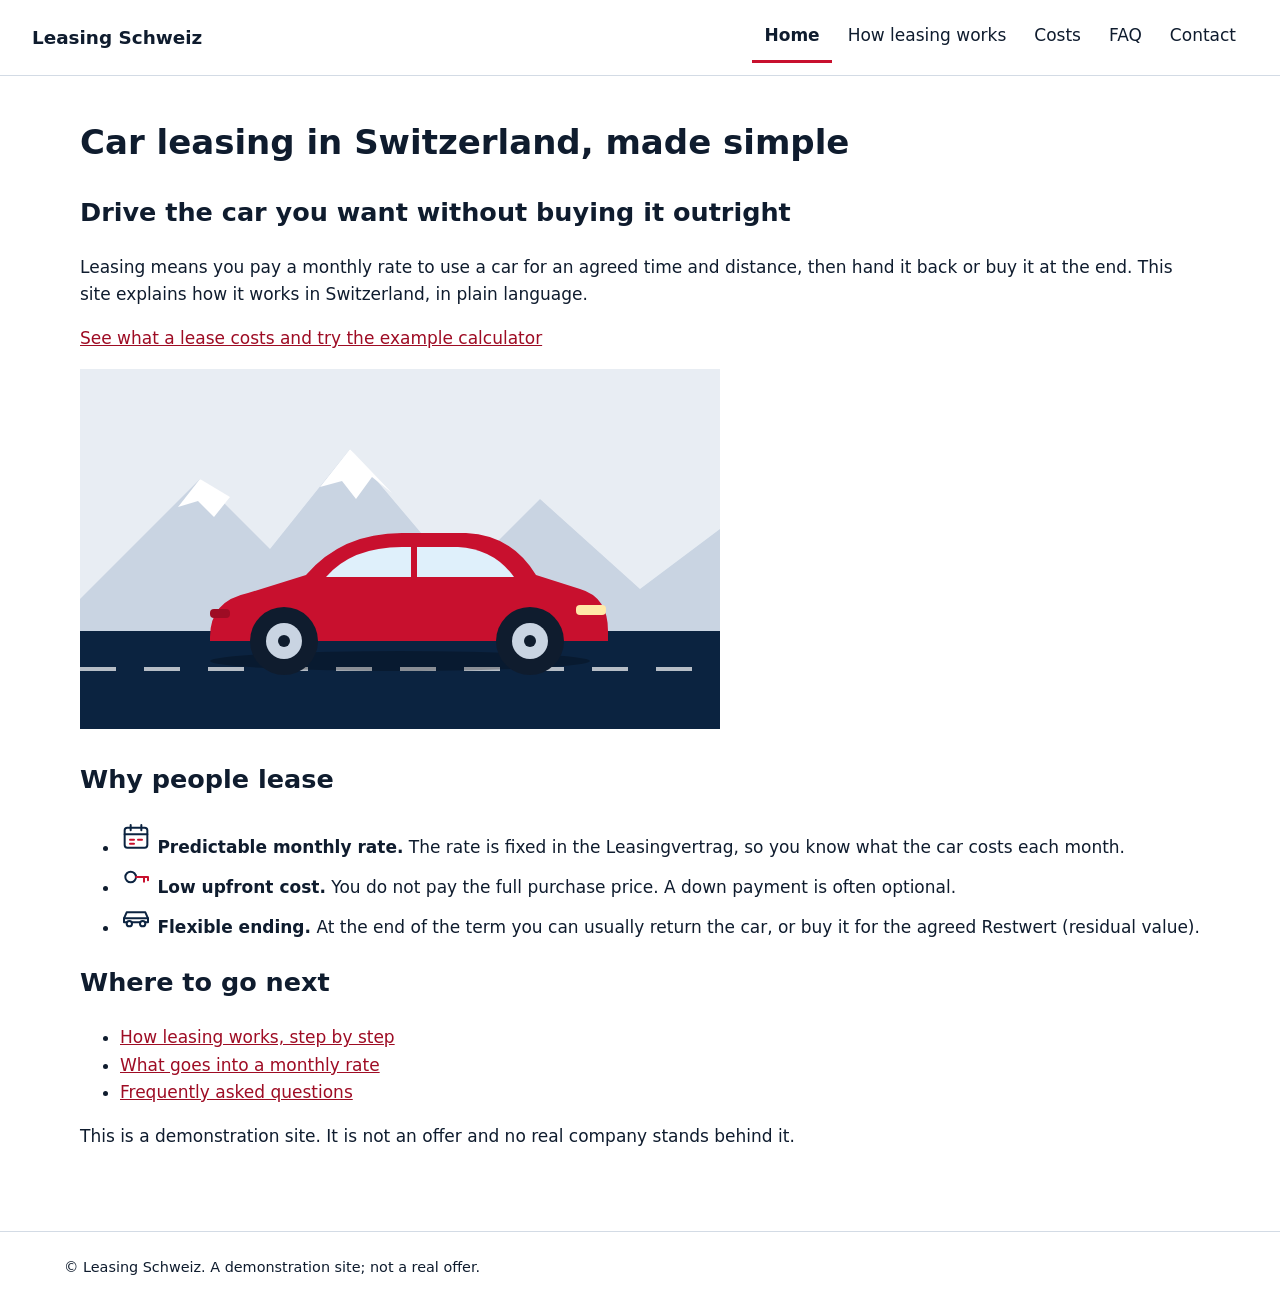
<file: index.html>
<!doctype html>
<html lang="en">
<head>
  <meta charset="utf-8">
  <meta name="viewport" content="width=device-width, initial-scale=1">
  <title>Home | Leasing Schweiz</title>
  <meta name="description" content="Simple car leasing in Switzerland.">
  <link rel="stylesheet" href="css/tokens.css">
  <link rel="stylesheet" href="css/layout.css">
  <link rel="stylesheet" href="css/site.css">
</head>
<body>
  <a class="skip-link" href="#main">Skip to content</a>
  <header class="site-header">
    <a class="brand" href="index.html">Leasing Schweiz</a>
    <button class="nav-toggle" aria-expanded="false" aria-controls="site-nav">Menu</button>
    <nav id="site-nav" aria-label="Main"><ul><li><a href="index.html" aria-current="page">Home</a></li><li><a href="pages/how-leasing-works.html">How leasing works</a></li><li><a href="pages/costs.html">Costs</a></li><li><a href="pages/faq.html">FAQ</a></li><li><a href="pages/contact.html">Contact</a></li></ul></nav>
  </header>
  <main id="main">
    <h1>Car leasing in Switzerland, made simple</h1>
    <section aria-labelledby="hero-title">
      <h2 id="hero-title">Drive the car you want without buying it outright</h2>
      <p>Leasing means you pay a monthly rate to use a car for an agreed time and distance, then hand it back or buy it at the end. This site explains how it works in Switzerland, in plain language.</p>
      <p><a href="pages/costs.html">See what a lease costs and try the example calculator</a></p>
      <img src="assets/hero-car.svg" alt="Illustration of a car on a mountain road" width="640" height="320">
    </section>
    <section aria-labelledby="benefits-title">
      <h2 id="benefits-title">Why people lease</h2>
      <ul>
        <li><img src="assets/icon-calendar.svg" alt="" width="32" height="32"> <strong>Predictable monthly rate.</strong> The rate is fixed in the Leasingvertrag, so you know what the car costs each month.</li>
        <li><img src="assets/icon-key.svg" alt="" width="32" height="32"> <strong>Low upfront cost.</strong> You do not pay the full purchase price. A down payment is often optional.</li>
        <li><img src="assets/icon-car.svg" alt="" width="32" height="32"> <strong>Flexible ending.</strong> At the end of the term you can usually return the car, or buy it for the agreed Restwert (residual value).</li>
      </ul>
    </section>
    <section aria-labelledby="next-title">
      <h2 id="next-title">Where to go next</h2>
      <ul>
        <li><a href="pages/how-leasing-works.html">How leasing works, step by step</a></li>
        <li><a href="pages/costs.html">What goes into a monthly rate</a></li>
        <li><a href="pages/faq.html">Frequently asked questions</a></li>
      </ul>
      <p>This is a demonstration site. It is not an offer and no real company stands behind it.</p>
    </section>
  </main>
  <footer class="site-footer">
    <p>&copy; Leasing Schweiz. A demonstration site; not a real offer.</p>
  </footer>
  <script src="js/nav.js"></script>
  <script src="js/app.js"></script>
</body>
</html>
</file>
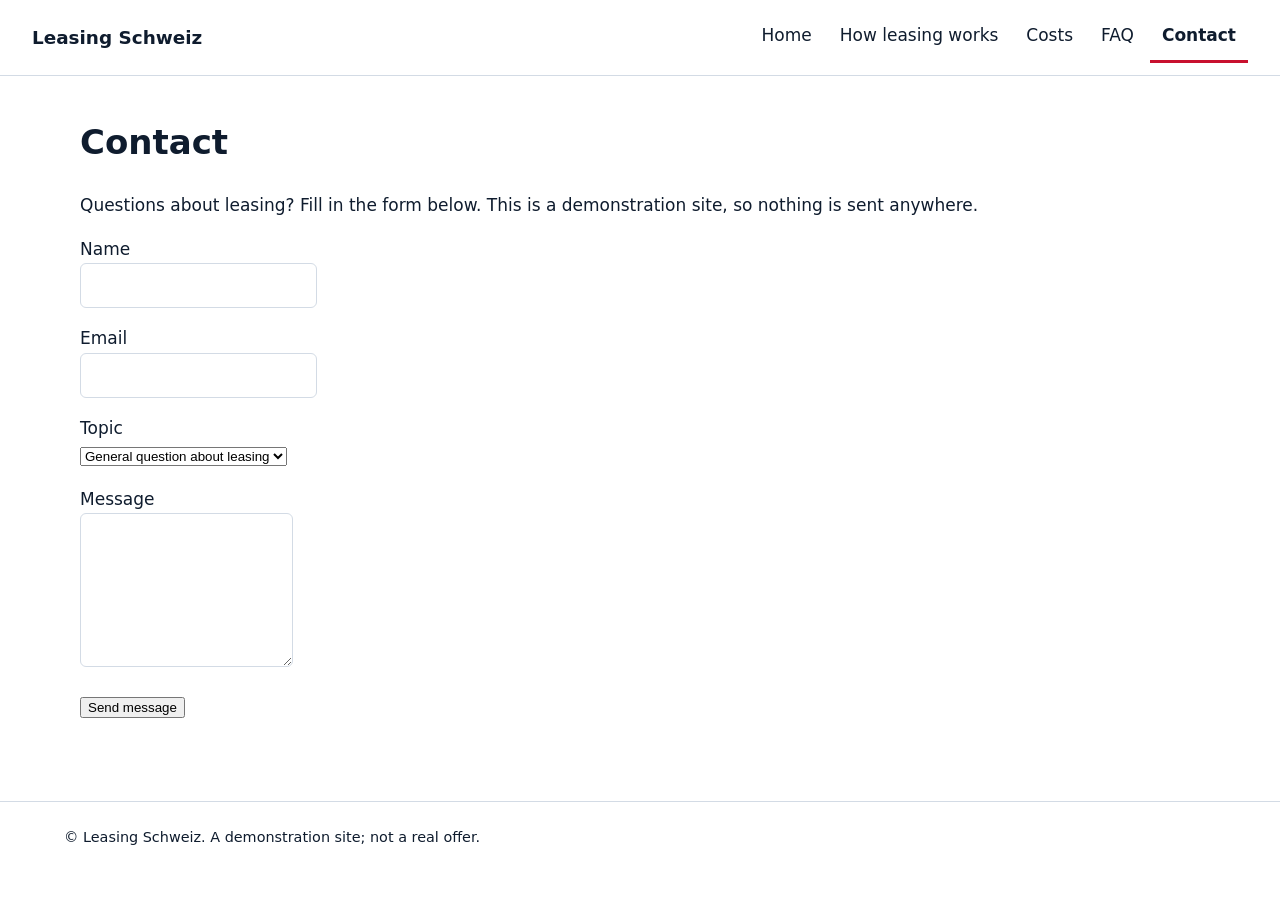
<file: pages/contact.html>
<!doctype html>
<html lang="en">
<head>
  <meta charset="utf-8">
  <meta name="viewport" content="width=device-width, initial-scale=1">
  <title>Contact | Leasing Schweiz</title>
  <meta name="description" content="Simple car leasing in Switzerland.">
  <link rel="stylesheet" href="../css/tokens.css">
  <link rel="stylesheet" href="../css/layout.css">
  <link rel="stylesheet" href="../css/site.css">
</head>
<body>
  <a class="skip-link" href="#main">Skip to content</a>
  <header class="site-header">
    <a class="brand" href="../index.html">Leasing Schweiz</a>
    <button class="nav-toggle" aria-expanded="false" aria-controls="site-nav">Menu</button>
    <nav id="site-nav" aria-label="Main"><ul><li><a href="../index.html">Home</a></li><li><a href="../pages/how-leasing-works.html">How leasing works</a></li><li><a href="../pages/costs.html">Costs</a></li><li><a href="../pages/faq.html">FAQ</a></li><li><a href="../pages/contact.html" aria-current="page">Contact</a></li></ul></nav>
  </header>
  <main id="main">
    <h1>Contact</h1>
    <p>Questions about leasing? Fill in the form below. This is a demonstration site, so nothing is sent anywhere.</p>
    <form id="contact-form" novalidate>
      <p><label for="name">Name</label><br><input id="name" name="name" type="text" autocomplete="name" required aria-describedby="name-err"><br><span id="name-err" class="error" role="alert"></span></p>
      <p><label for="email">Email</label><br><input id="email" name="email" type="email" autocomplete="email" required aria-describedby="email-err"><br><span id="email-err" class="error" role="alert"></span></p>
      <p><label for="topic">Topic</label><br>
        <select id="topic" name="topic">
          <option>General question about leasing</option>
          <option>Costs and rates</option>
          <option>End of contract</option>
        </select></p>
      <p><label for="message">Message</label><br><textarea id="message" name="message" rows="5" required aria-describedby="message-err"></textarea><br><span id="message-err" class="error" role="alert"></span></p>
      <p><button type="submit">Send message</button></p>
    </form>
    <p id="contact-status" role="status" aria-live="polite"></p>
  </main>
  <footer class="site-footer">
    <p>&copy; Leasing Schweiz. A demonstration site; not a real offer.</p>
  </footer>
  <script src="../js/nav.js"></script>
  <script src="../js/app.js"></script>
</body>
</html>
</file>
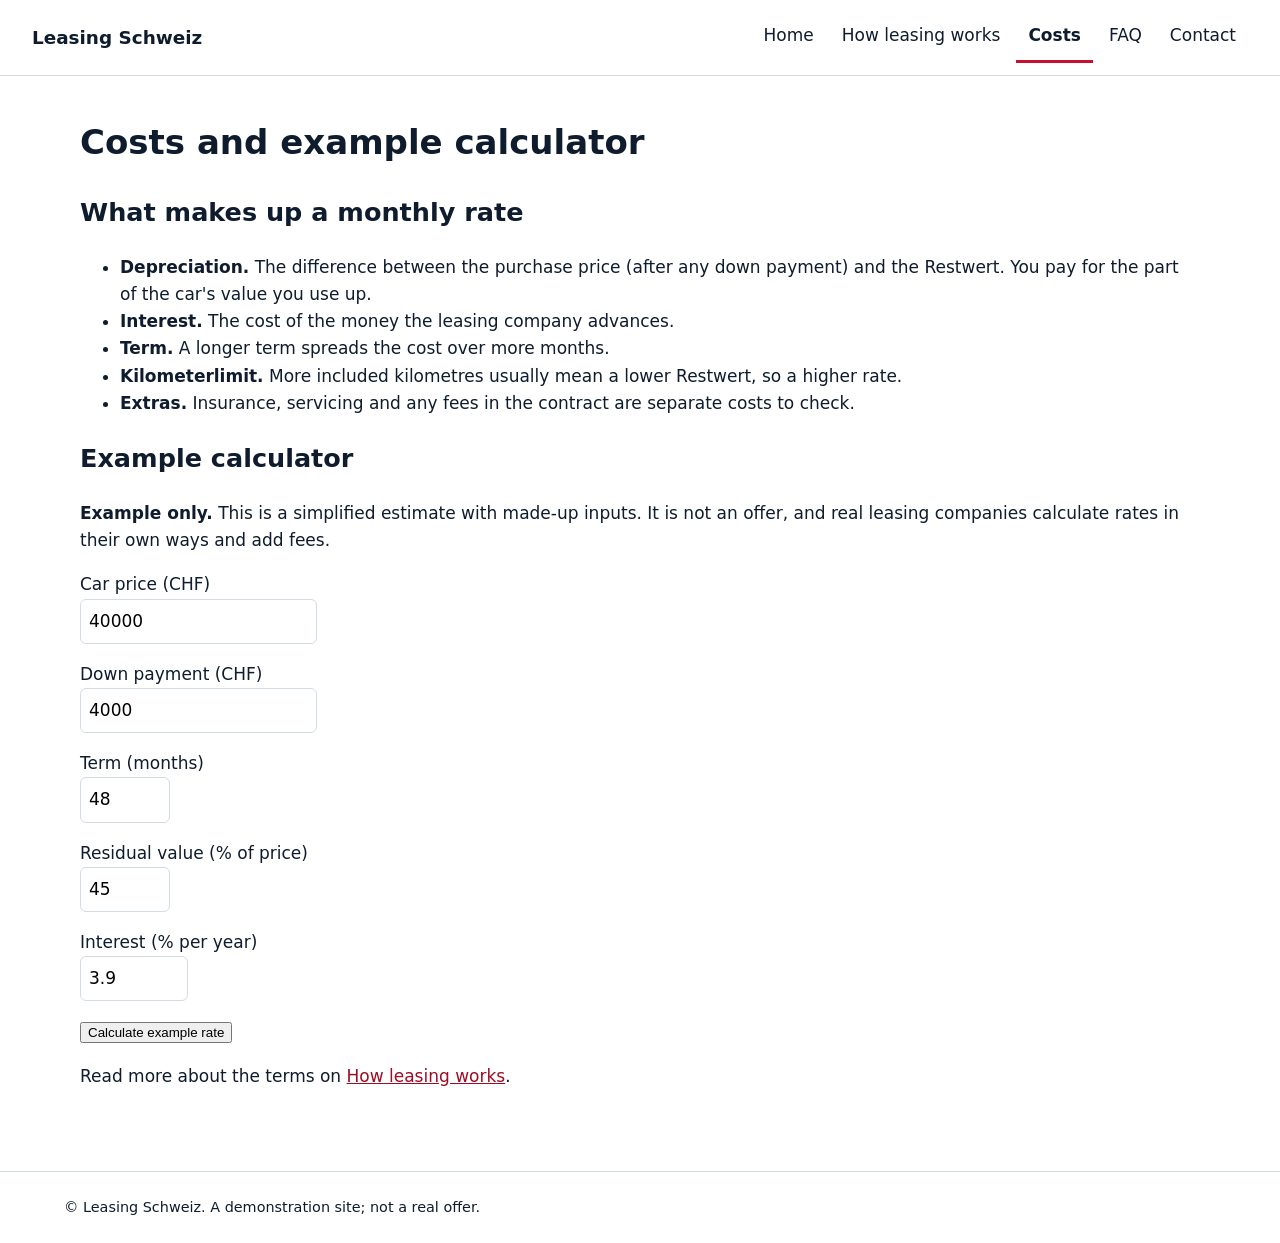
<file: pages/costs.html>
<!doctype html>
<html lang="en">
<head>
  <meta charset="utf-8">
  <meta name="viewport" content="width=device-width, initial-scale=1">
  <title>Costs | Leasing Schweiz</title>
  <meta name="description" content="Simple car leasing in Switzerland.">
  <link rel="stylesheet" href="../css/tokens.css">
  <link rel="stylesheet" href="../css/layout.css">
  <link rel="stylesheet" href="../css/site.css">
</head>
<body>
  <a class="skip-link" href="#main">Skip to content</a>
  <header class="site-header">
    <a class="brand" href="../index.html">Leasing Schweiz</a>
    <button class="nav-toggle" aria-expanded="false" aria-controls="site-nav">Menu</button>
    <nav id="site-nav" aria-label="Main"><ul><li><a href="../index.html">Home</a></li><li><a href="../pages/how-leasing-works.html">How leasing works</a></li><li><a href="../pages/costs.html" aria-current="page">Costs</a></li><li><a href="../pages/faq.html">FAQ</a></li><li><a href="../pages/contact.html">Contact</a></li></ul></nav>
  </header>
  <main id="main">
    <h1>Costs and example calculator</h1>
    <h2>What makes up a monthly rate</h2>
    <ul>
      <li><strong>Depreciation.</strong> The difference between the purchase price (after any down payment) and the Restwert. You pay for the part of the car's value you use up.</li>
      <li><strong>Interest.</strong> The cost of the money the leasing company advances.</li>
      <li><strong>Term.</strong> A longer term spreads the cost over more months.</li>
      <li><strong>Kilometerlimit.</strong> More included kilometres usually mean a lower Restwert, so a higher rate.</li>
      <li><strong>Extras.</strong> Insurance, servicing and any fees in the contract are separate costs to check.</li>
    </ul>
    <h2 id="calc-title">Example calculator</h2>
    <p><strong>Example only.</strong> This is a simplified estimate with made-up inputs. It is not an offer, and real leasing companies calculate rates in their own ways and add fees.</p>
    <form id="calc" aria-labelledby="calc-title">
      <p><label for="price">Car price (CHF)</label><br><input id="price" name="price" type="number" inputmode="decimal" min="1000" step="100" value="40000" required></p>
      <p><label for="down">Down payment (CHF)</label><br><input id="down" name="down" type="number" inputmode="decimal" min="0" step="100" value="4000" required></p>
      <p><label for="term">Term (months)</label><br><input id="term" name="term" type="number" inputmode="numeric" min="6" max="72" step="1" value="48" required></p>
      <p><label for="residual">Residual value (% of price)</label><br><input id="residual" name="residual" type="number" inputmode="decimal" min="0" max="90" step="1" value="45" required></p>
      <p><label for="interest">Interest (% per year)</label><br><input id="interest" name="interest" type="number" inputmode="decimal" min="0" max="20" step="0.1" value="3.9" required></p>
      <p><button type="submit">Calculate example rate</button></p>
    </form>
    <div id="calc-result" role="status" aria-live="polite"></div>
    <p>Read more about the terms on <a href="how-leasing-works.html">How leasing works</a>.</p>
  </main>
  <footer class="site-footer">
    <p>&copy; Leasing Schweiz. A demonstration site; not a real offer.</p>
  </footer>
  <script src="../js/nav.js"></script>
  <script src="../js/app.js"></script>
</body>
</html>
</file>
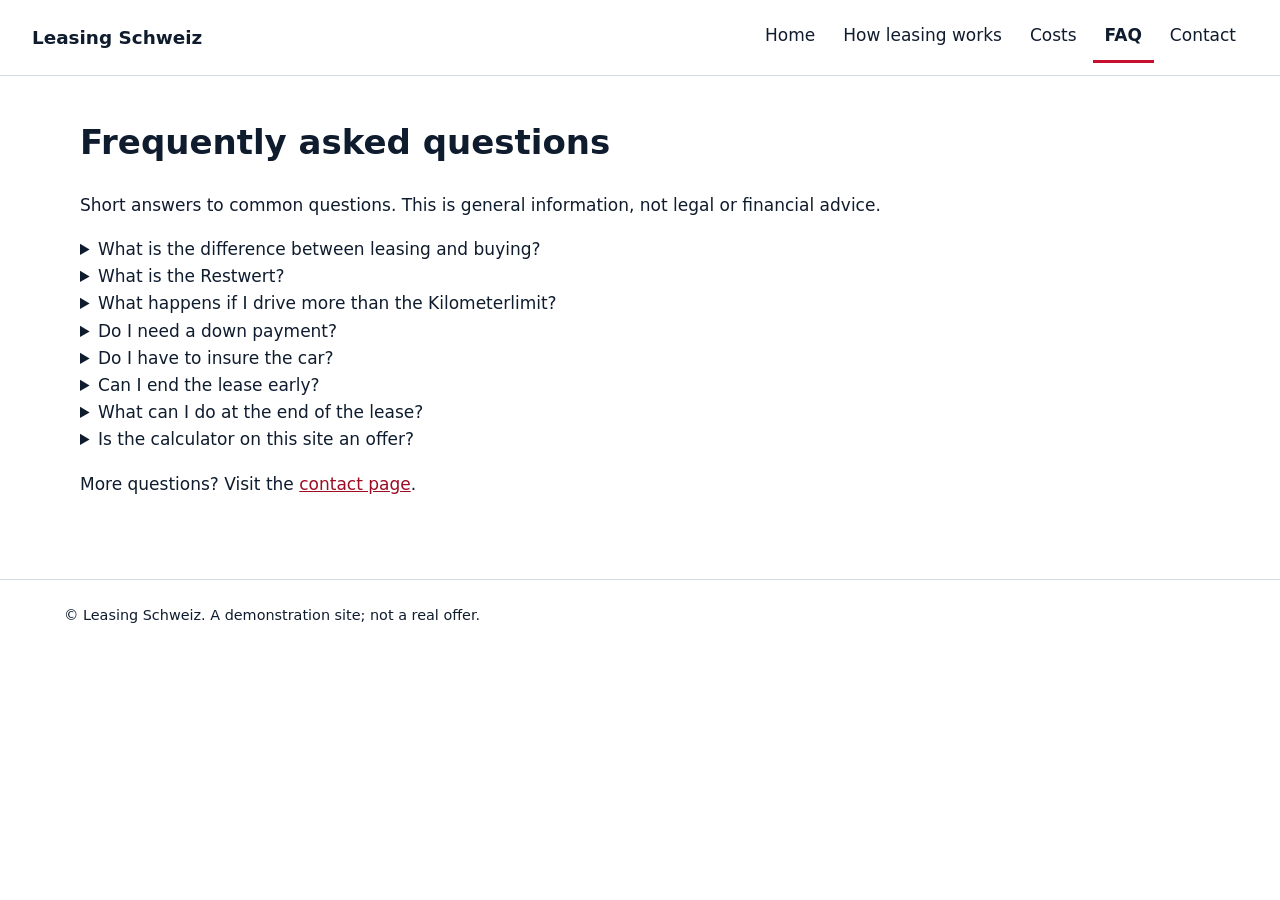
<file: pages/faq.html>
<!doctype html>
<html lang="en">
<head>
  <meta charset="utf-8">
  <meta name="viewport" content="width=device-width, initial-scale=1">
  <title>FAQ | Leasing Schweiz</title>
  <meta name="description" content="Simple car leasing in Switzerland.">
  <link rel="stylesheet" href="../css/tokens.css">
  <link rel="stylesheet" href="../css/layout.css">
  <link rel="stylesheet" href="../css/site.css">
</head>
<body>
  <a class="skip-link" href="#main">Skip to content</a>
  <header class="site-header">
    <a class="brand" href="../index.html">Leasing Schweiz</a>
    <button class="nav-toggle" aria-expanded="false" aria-controls="site-nav">Menu</button>
    <nav id="site-nav" aria-label="Main"><ul><li><a href="../index.html">Home</a></li><li><a href="../pages/how-leasing-works.html">How leasing works</a></li><li><a href="../pages/costs.html">Costs</a></li><li><a href="../pages/faq.html" aria-current="page">FAQ</a></li><li><a href="../pages/contact.html">Contact</a></li></ul></nav>
  </header>
  <main id="main">
    <h1>Frequently asked questions</h1>
    <p>Short answers to common questions. This is general information, not legal or financial advice.</p>
    <details><summary>What is the difference between leasing and buying?</summary>
      <p>When you buy, you own the car. When you lease, the leasing company owns it and you pay to use it for an agreed term and distance.</p></details>
    <details><summary>What is the Restwert?</summary>
      <p>The Restwert is the residual value: what the contract assumes the car will be worth at the end. A higher Restwert means lower monthly rates.</p></details>
    <details><summary>What happens if I drive more than the Kilometerlimit?</summary>
      <p>Extra kilometres are normally charged per kilometre when you return the car. The price per kilometre is stated in your Leasingvertrag.</p></details>
    <details><summary>Do I need a down payment?</summary>
      <p>Not always. A down payment lowers the monthly rate, but it is money you do not get back, so compare offers with and without one.</p></details>
    <details><summary>Do I have to insure the car?</summary>
      <p>Yes. You need insurance to drive, and leasing contracts usually require comprehensive insurance (Vollkasko). Check what your contract asks for.</p></details>
    <details><summary>Can I end the lease early?</summary>
      <p>Often it is possible, but it can cost money. The contract describes the terms, so read that section before you sign.</p></details>
    <details><summary>What can I do at the end of the lease?</summary>
      <p>Usually you can return the car, buy it for the Restwert, or begin a new lease.</p></details>
    <details><summary>Is the calculator on this site an offer?</summary>
      <p>No. It is an example with a simplified formula. This whole site is a demonstration.</p></details>
    <p>More questions? Visit the <a href="contact.html">contact page</a>.</p>
  </main>
  <footer class="site-footer">
    <p>&copy; Leasing Schweiz. A demonstration site; not a real offer.</p>
  </footer>
  <script src="../js/nav.js"></script>
  <script src="../js/app.js"></script>
</body>
</html>
</file>
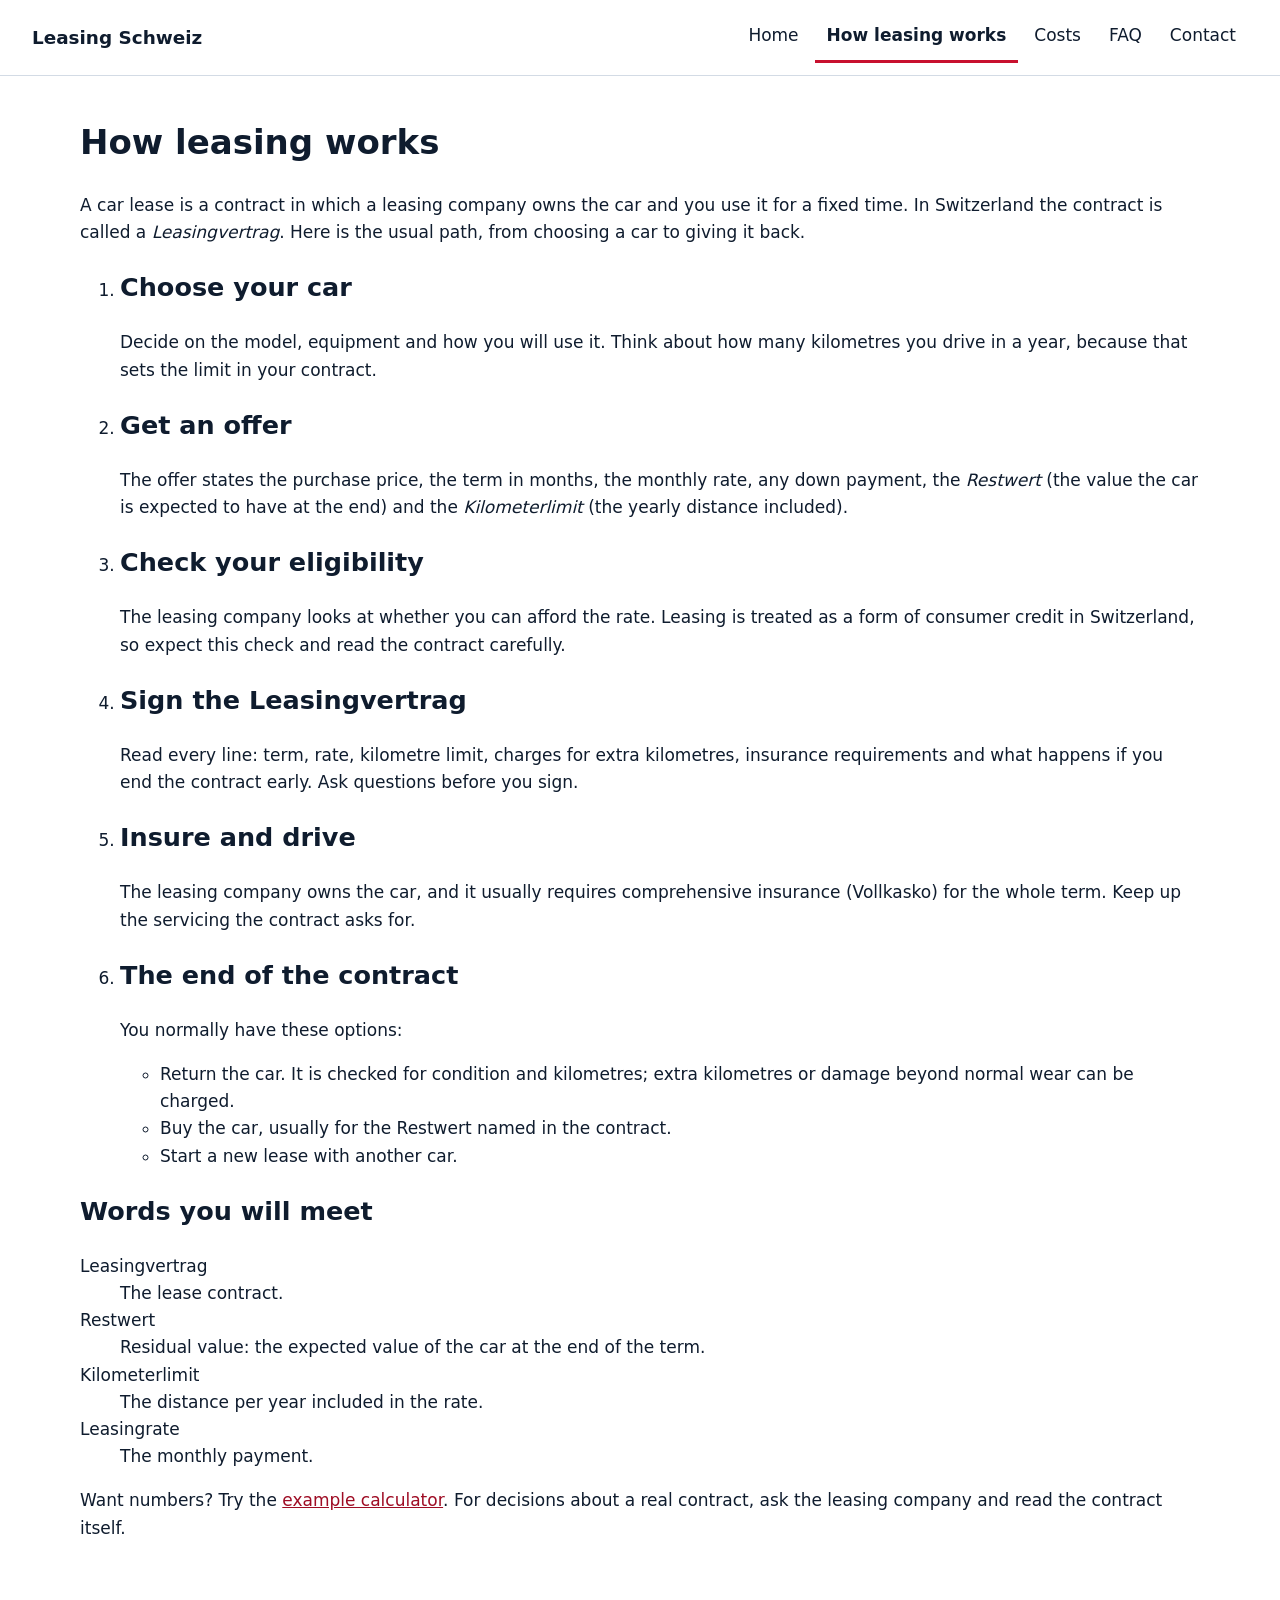
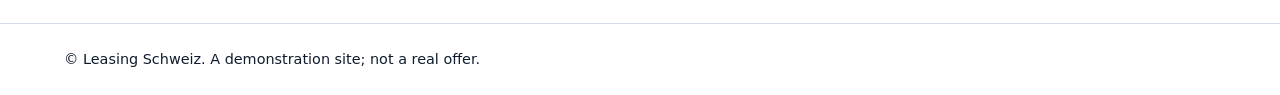
<file: pages/how-leasing-works.html>
<!doctype html>
<html lang="en">
<head>
  <meta charset="utf-8">
  <meta name="viewport" content="width=device-width, initial-scale=1">
  <title>How leasing works | Leasing Schweiz</title>
  <meta name="description" content="Simple car leasing in Switzerland.">
  <link rel="stylesheet" href="../css/tokens.css">
  <link rel="stylesheet" href="../css/layout.css">
  <link rel="stylesheet" href="../css/site.css">
</head>
<body>
  <a class="skip-link" href="#main">Skip to content</a>
  <header class="site-header">
    <a class="brand" href="../index.html">Leasing Schweiz</a>
    <button class="nav-toggle" aria-expanded="false" aria-controls="site-nav">Menu</button>
    <nav id="site-nav" aria-label="Main"><ul><li><a href="../index.html">Home</a></li><li><a href="../pages/how-leasing-works.html" aria-current="page">How leasing works</a></li><li><a href="../pages/costs.html">Costs</a></li><li><a href="../pages/faq.html">FAQ</a></li><li><a href="../pages/contact.html">Contact</a></li></ul></nav>
  </header>
  <main id="main">
    <h1>How leasing works</h1>
    <p>A car lease is a contract in which a leasing company owns the car and you use it for a fixed time. In Switzerland the contract is called a <em>Leasingvertrag</em>. Here is the usual path, from choosing a car to giving it back.</p>
    <ol>
      <li><h2>Choose your car</h2>
        <p>Decide on the model, equipment and how you will use it. Think about how many kilometres you drive in a year, because that sets the limit in your contract.</p></li>
      <li><h2>Get an offer</h2>
        <p>The offer states the purchase price, the term in months, the monthly rate, any down payment, the <em>Restwert</em> (the value the car is expected to have at the end) and the <em>Kilometerlimit</em> (the yearly distance included).</p></li>
      <li><h2>Check your eligibility</h2>
        <p>The leasing company looks at whether you can afford the rate. Leasing is treated as a form of consumer credit in Switzerland, so expect this check and read the contract carefully.</p></li>
      <li><h2>Sign the Leasingvertrag</h2>
        <p>Read every line: term, rate, kilometre limit, charges for extra kilometres, insurance requirements and what happens if you end the contract early. Ask questions before you sign.</p></li>
      <li><h2>Insure and drive</h2>
        <p>The leasing company owns the car, and it usually requires comprehensive insurance (Vollkasko) for the whole term. Keep up the servicing the contract asks for.</p></li>
      <li><h2>The end of the contract</h2>
        <p>You normally have these options:</p>
        <ul>
          <li>Return the car. It is checked for condition and kilometres; extra kilometres or damage beyond normal wear can be charged.</li>
          <li>Buy the car, usually for the Restwert named in the contract.</li>
          <li>Start a new lease with another car.</li>
        </ul></li>
    </ol>
    <h2>Words you will meet</h2>
    <dl>
      <dt>Leasingvertrag</dt><dd>The lease contract.</dd>
      <dt>Restwert</dt><dd>Residual value: the expected value of the car at the end of the term.</dd>
      <dt>Kilometerlimit</dt><dd>The distance per year included in the rate.</dd>
      <dt>Leasingrate</dt><dd>The monthly payment.</dd>
    </dl>
    <p>Want numbers? Try the <a href="costs.html">example calculator</a>. For decisions about a real contract, ask the leasing company and read the contract itself.</p>
  </main>
  <footer class="site-footer">
    <p>&copy; Leasing Schweiz. A demonstration site; not a real offer.</p>
  </footer>
  <script src="../js/nav.js"></script>
  <script src="../js/app.js"></script>
</body>
</html>
</file>
<file: css/tokens.css>
/* Design tokens for leasing-schweiz.
   Palette: Swiss red as the single accent on cool alpine neutrals.
   Contrast (WCAG AA): --ink on --bg 14.8:1; --ink-soft on --bg 7.4:1;
   white on --accent 5.9:1; white on --navy 14:1; --accent-dark on --bg 8:1. */
:root {
  /* colour */
  --bg: #ffffff;
  --surface: #f4f6f9;
  --surface-2: #e8edf3;
  --border: #d3dbe5;
  --ink: #0f1c2e;
  --ink-soft: #46556a;
  --navy: #0b2340;
  --accent: #c8102e;
  --accent-dark: #9e0c24;
  --accent-tint: #fdecef;
  --success: #1b7a4b;
  --focus: #1d5fd1;
  --on-accent: #ffffff;

  /* type: system fonts only */
  --font-sans: system-ui, -apple-system, "Segoe UI", Roboto, "Helvetica Neue", Arial, sans-serif;
  --font-mono: ui-monospace, "SF Mono", Menlo, Consolas, monospace;
  --text-xs: 0.8125rem;
  --text-sm: 0.9375rem;
  --text-base: 1.0625rem;
  --text-lg: 1.25rem;
  --text-xl: 1.625rem;
  --text-2xl: clamp(1.9rem, 1.4rem + 2vw, 2.75rem);
  --text-3xl: clamp(2.4rem, 1.6rem + 3.6vw, 4rem);
  --weight-regular: 400;
  --weight-medium: 600;
  --weight-bold: 800;
  --leading-tight: 1.15;
  --leading-body: 1.6;

  /* spacing (4px base) */
  --space-1: 0.25rem;
  --space-2: 0.5rem;
  --space-3: 0.75rem;
  --space-4: 1rem;
  --space-5: 1.5rem;
  --space-6: 2rem;
  --space-7: 3rem;
  --space-8: 4.5rem;
  --space-9: 7rem;

  /* shape and depth */
  --radius-sm: 6px;
  --radius: 12px;
  --radius-lg: 20px;
  --radius-pill: 999px;
  --shadow-1: 0 1px 2px rgba(15, 28, 46, .08), 0 2px 8px rgba(15, 28, 46, .06);
  --shadow-2: 0 8px 28px rgba(15, 28, 46, .14);
  --container: 72rem;
  --focus-ring: 0 0 0 3px #fff, 0 0 0 5px var(--focus);
}
</file>
<file: css/layout.css>
/* Layout, header, nav, footer: owned by UI/UX */
*, *::before, *::after { box-sizing: border-box; }
img, svg { max-width: 100%; height: auto; }

.skip-link { position: absolute; left: -999px; top: 0; z-index: 100; padding: .75rem 1rem; background: var(--navy); color: var(--on-accent); }
.skip-link:focus { left: 0; }

/* Header: mobile first, nav collapses behind a button */
.site-header { position: relative; display: flex; flex-wrap: wrap; align-items: center; justify-content: space-between; gap: .5rem; padding: .75rem var(--space-4); border-bottom: 1px solid var(--border); background: var(--bg); }
.brand { font-weight: 700; font-size: 1.15rem; color: var(--ink); text-decoration: none; padding: .5rem 0; }
.nav-toggle { min-height: 44px; min-width: 44px; padding: .5rem 1rem; font: inherit; color: var(--ink); background: transparent; border: 2px solid var(--ink); border-radius: var(--radius-sm); cursor: pointer; }
#site-nav { flex-basis: 100%; }
#site-nav ul { list-style: none; margin: 0; padding: 0; display: flex; flex-direction: column; }
#site-nav a { display: block; min-height: 44px; padding: .65rem .25rem; color: var(--ink); text-decoration: none; border-bottom: 1px solid var(--surface-2); }
#site-nav a:hover { color: var(--accent); }
#site-nav a[aria-current="page"] { font-weight: 700; box-shadow: inset 4px 0 0 var(--accent); padding-left: .75rem; }
.js #site-nav[hidden] { display: none; }

main { max-width: var(--container); margin: 0 auto; padding: var(--space-4); }

.site-footer { margin-top: 3rem; padding: 1.5rem var(--space-4); border-top: 1px solid var(--border); font-size: .9rem; }
.site-footer p { max-width: var(--container); margin: 0 auto; }

/* Wider screens: inline nav, no toggle */
@media (min-width: 48rem) {
  .site-header { flex-wrap: nowrap; padding-inline: 2rem; }
  .nav-toggle { display: none; }
  #site-nav { flex-basis: auto; }
  .js #site-nav[hidden] { display: block; }
  #site-nav ul { flex-direction: row; gap: .25rem; }
  #site-nav a { border-bottom: 3px solid transparent; padding: .65rem .75rem; }
  #site-nav a[aria-current="page"] { box-shadow: none; padding-left: .75rem; border-bottom-color: var(--accent); }
}
@media (prefers-reduced-motion: reduce) { * { scroll-behavior: auto !important; transition: none !important; } }
</file>
<file: css/site.css>
/* Base site styles: owned by the Lead Developer */
body { margin: 0; font-family: var(--font-sans); font-size: var(--text-base); line-height: var(--leading-body); color: var(--ink); background: var(--bg); }
a { color: var(--accent-dark); }
:focus-visible { outline: 3px solid var(--focus); outline-offset: 2px; }
.error { color: #b3261e; font-size: var(--text-sm); }
input, textarea { font: inherit; padding: var(--space-2); border: 1px solid var(--border); border-radius: var(--radius-sm); max-width: 100%; }
</file>
